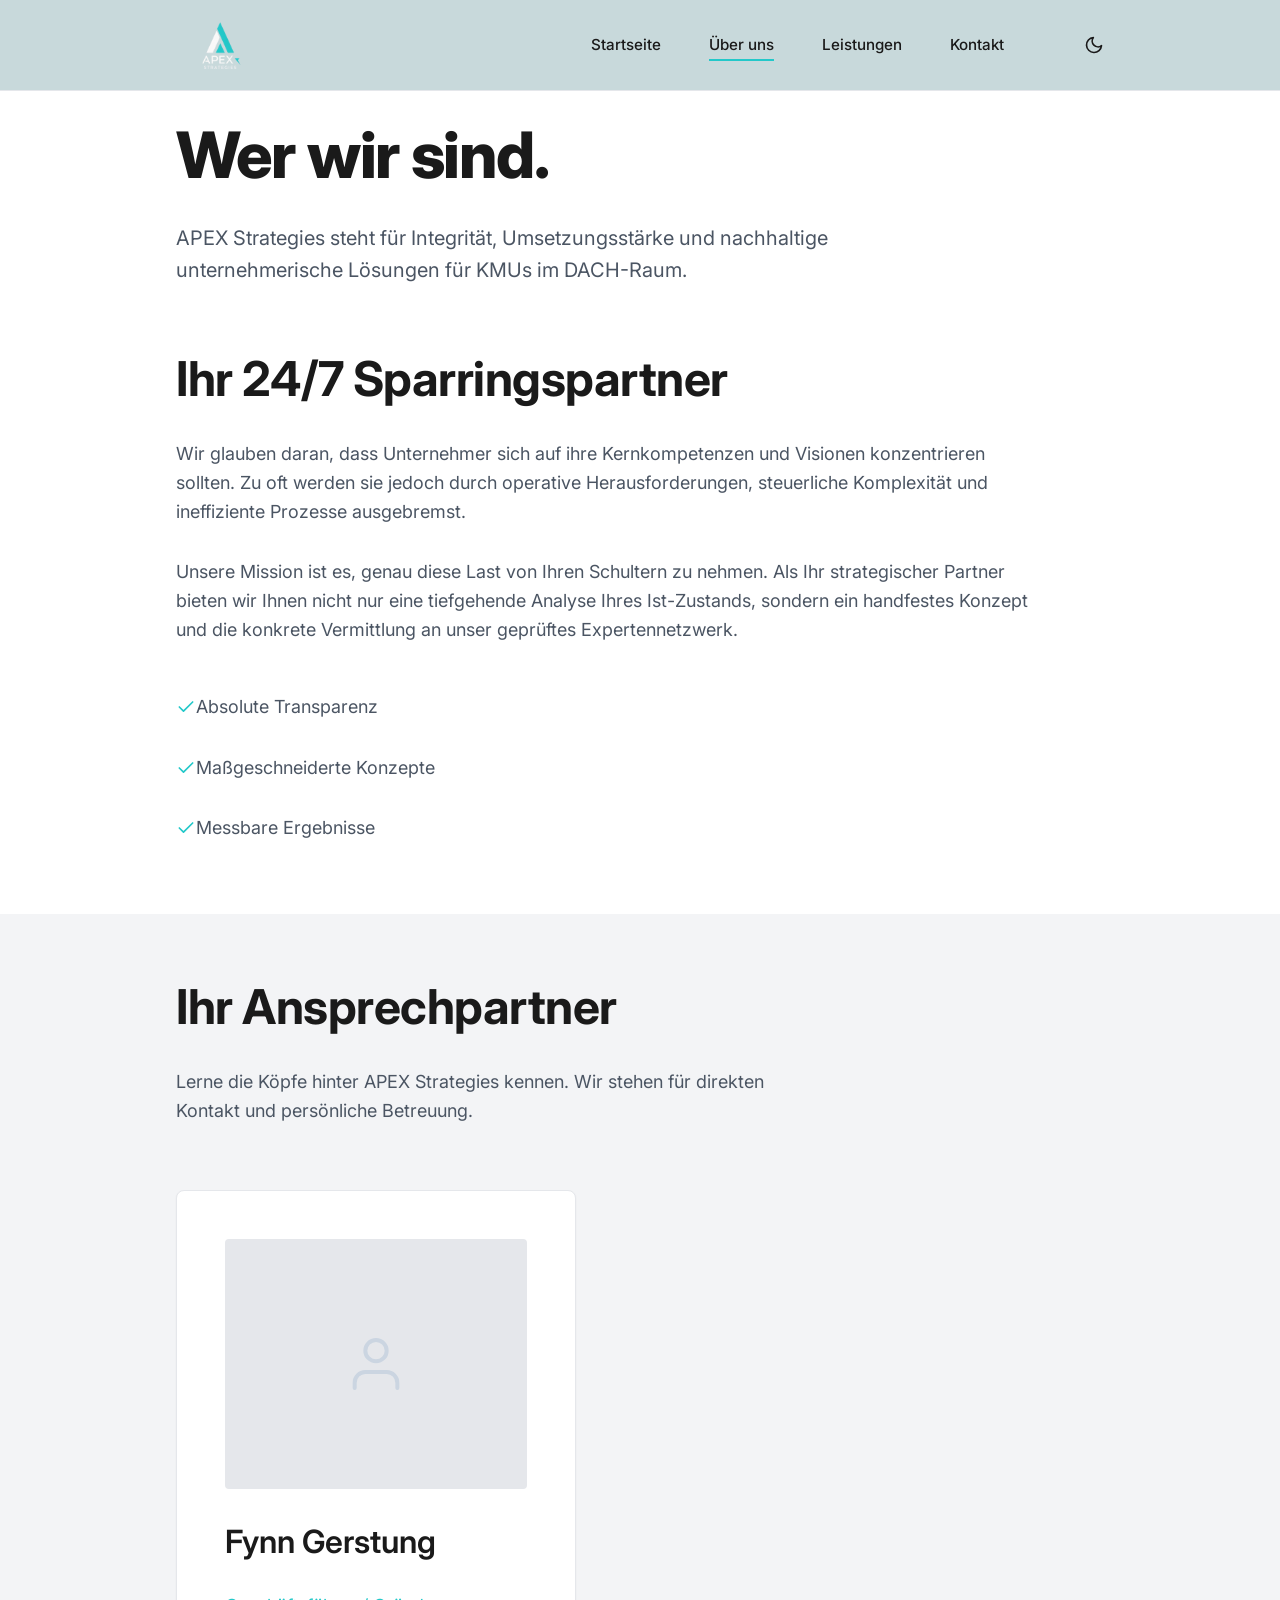
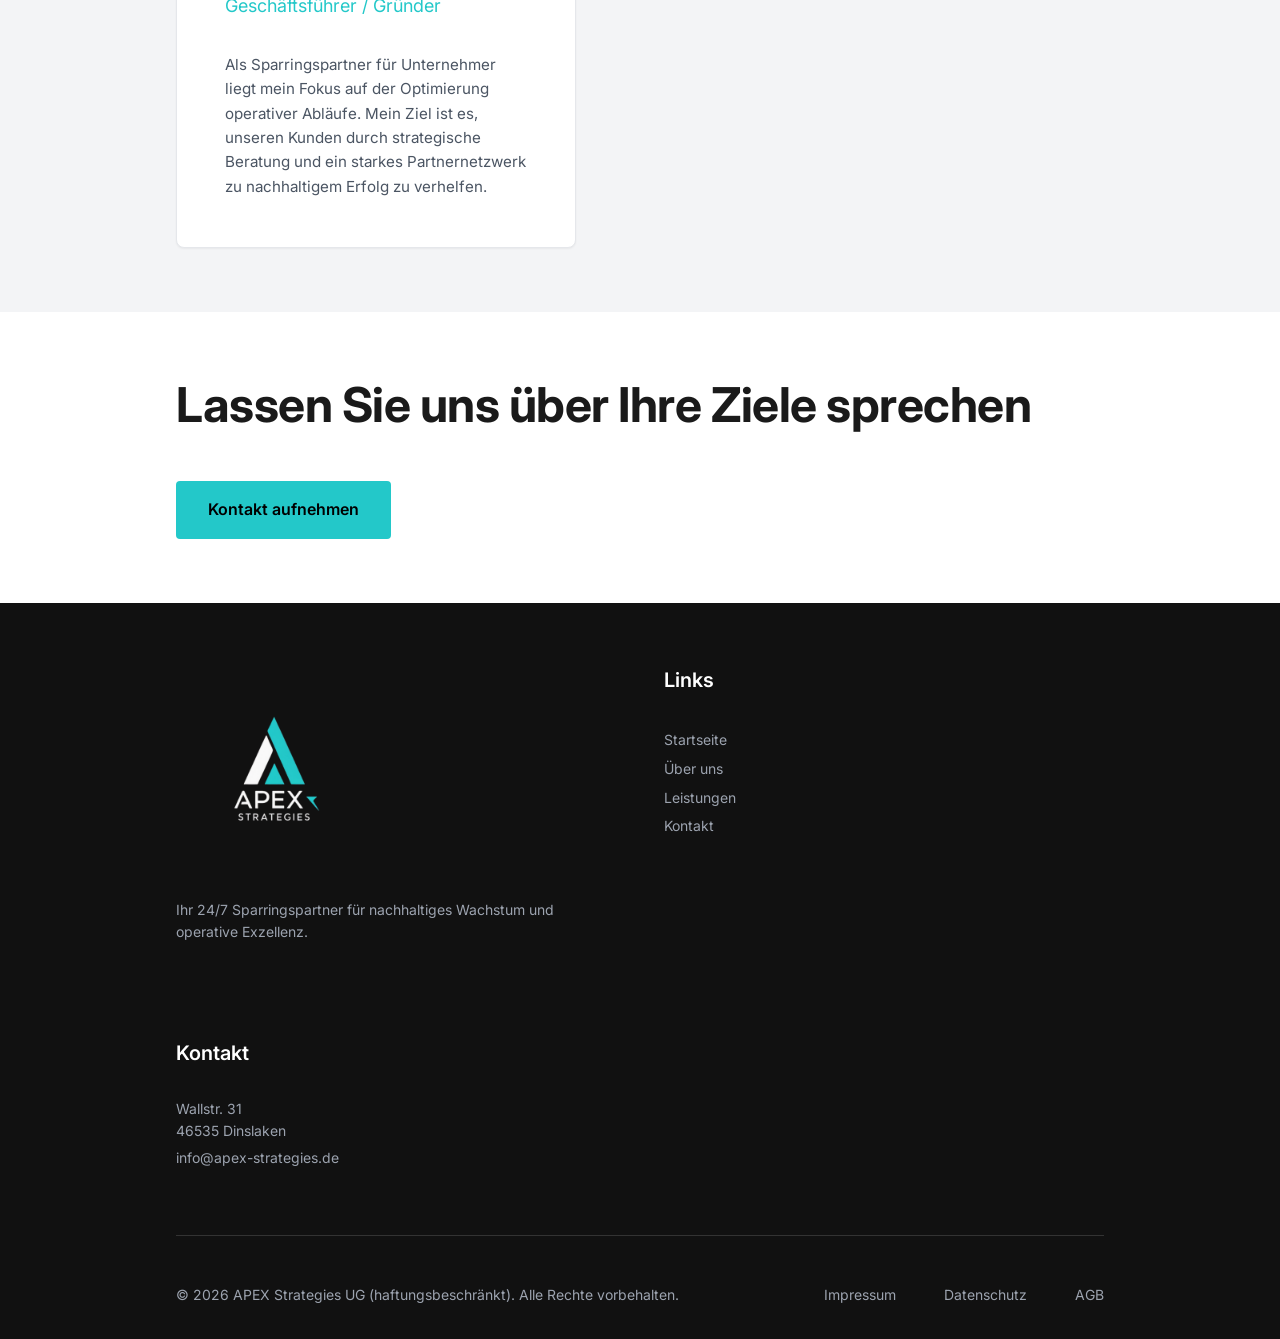
<file: about.html>
<!DOCTYPE html>
<html lang="de">

<head>
    <meta charset="UTF-8">
    <meta name="viewport" content="width=device-width, initial-scale=1.0">
    <title>Über uns - APEX Strategies</title>
    <meta name="description"
        content="Lernen Sie APEX Strategies kennen. Wir sind Ihr 24/7 Sparringspartner für operative Entlastung und unternehmerischen Erfolg.">
    <!-- Theme Script for anti-flicker -->
    <script>
        const storedTheme = localStorage.getItem('apex_theme');
        const prefersDark = window.matchMedia('(prefers-color-scheme: dark)').matches;
        if (storedTheme === 'dark' || (!storedTheme && prefersDark)) {
            document.documentElement.setAttribute('data-theme', 'dark');
        }
    </script>
    <!-- Google Fonts -->
    <link rel="preconnect" href="https://fonts.googleapis.com">
    <link rel="preconnect" href="https://fonts.gstatic.com" crossorigin>
    <link href="https://fonts.googleapis.com/css2?family=Inter:wght@400;500;600;700;800&display=swap" rel="stylesheet">
    <!-- Stylesheet -->
    <link rel="stylesheet" href="css/style.css">
</head>

<body>

    <!-- Header Navigation -->
    <header class="header">
        <div class="container flex justify-between items-center">
            <a href="index.html" class="logo">
                <img src="assets/logo.png" alt="APEX Strategies Logo">
            </a>

            <nav class="nav-links">
                <a href="index.html">Startseite</a>
                <a href="about.html" class="active">Über uns</a>
                <a href="services.html">Leistungen</a>
                <a href="contact.html">Kontakt</a>
                <button class="theme-toggle-btn" aria-label="Dark Mode umschalten">
                    <svg class="sun-icon" xmlns="http://www.w3.org/2000/svg" width="20" height="20" viewBox="0 0 24 24"
                        fill="none" stroke="currentColor" stroke-width="2" stroke-linecap="round"
                        stroke-linejoin="round">
                        <circle cx="12" cy="12" r="5"></circle>
                        <line x1="12" y1="1" x2="12" y2="3"></line>
                        <line x1="12" y1="21" x2="12" y2="23"></line>
                        <line x1="4.22" y1="4.22" x2="5.64" y2="5.64"></line>
                        <line x1="18.36" y1="18.36" x2="19.78" y2="19.78"></line>
                        <line x1="1" y1="12" x2="3" y2="12"></line>
                        <line x1="21" y1="12" x2="23" y2="12"></line>
                        <line x1="4.22" y1="19.78" x2="5.64" y2="18.36"></line>
                        <line x1="18.36" y1="5.64" x2="19.78" y2="4.22"></line>
                    </svg>
                    <svg class="moon-icon" xmlns="http://www.w3.org/2000/svg" width="20" height="20" viewBox="0 0 24 24"
                        fill="none" stroke="currentColor" stroke-width="2" stroke-linecap="round"
                        stroke-linejoin="round">
                        <path d="M21 12.79A9 9 0 1 1 11.21 3 7 7 0 0 0 21 12.79z"></path>
                    </svg>
                </button>
            </nav>

            <button class="mobile-menu-btn" aria-label="Toggle Menu" aria-expanded="false">
                <svg xmlns="http://www.w3.org/2000/svg" width="24" height="24" viewBox="0 0 24 24" fill="none"
                    stroke="currentColor" stroke-width="2" stroke-linecap="round" stroke-linejoin="round">
                    <line x1="3" y1="12" x2="21" y2="12"></line>
                    <line x1="3" y1="6" x2="21" y2="6"></line>
                    <line x1="3" y1="18" x2="21" y2="18"></line>
                </svg>
            </button>
        </div>
    </header>

    <!-- Mobile Navigation Sheet -->
    <div class="mobile-nav">
        <button class="close-menu-btn" aria-label="Close Menu">
            <svg xmlns="http://www.w3.org/2000/svg" width="24" height="24" viewBox="0 0 24 24" fill="none"
                stroke="currentColor" stroke-width="2" stroke-linecap="round" stroke-linejoin="round">
                <line x1="18" y1="6" x2="6" y2="18"></line>
                <line x1="6" y1="6" x2="18" y2="18"></line>
            </svg>
        </button>
        <a href="index.html">Startseite</a>
        <a href="about.html" class="active">Über uns</a>
        <a href="services.html">Leistungen</a>
        <a href="contact.html">Kontakt</a>
        <button class="theme-toggle-btn" aria-label="Dark Mode umschalten" style="margin-top: 1rem;">
            <svg class="sun-icon" xmlns="http://www.w3.org/2000/svg" width="24" height="24" viewBox="0 0 24 24"
                fill="none" stroke="currentColor" stroke-width="2" stroke-linecap="round" stroke-linejoin="round">
                <circle cx="12" cy="12" r="5"></circle>
                <line x1="12" y1="1" x2="12" y2="3"></line>
                <line x1="12" y1="21" x2="12" y2="23"></line>
                <line x1="4.22" y1="4.22" x2="5.64" y2="5.64"></line>
                <line x1="18.36" y1="18.36" x2="19.78" y2="19.78"></line>
                <line x1="1" y1="12" x2="3" y2="12"></line>
                <line x1="21" y1="12" x2="23" y2="12"></line>
                <line x1="4.22" y1="19.78" x2="5.64" y2="18.36"></line>
                <line x1="18.36" y1="5.64" x2="19.78" y2="4.22"></line>
            </svg>
            <svg class="moon-icon" xmlns="http://www.w3.org/2000/svg" width="24" height="24" viewBox="0 0 24 24"
                fill="none" stroke="currentColor" stroke-width="2" stroke-linecap="round" stroke-linejoin="round">
                <path d="M21 12.79A9 9 0 1 1 11.21 3 7 7 0 0 0 21 12.79z"></path>
            </svg>
        </button>
    </div>

    <main>
        <!-- Combined About Header & Mission -->
        <section class="vh-section" style="padding-top: 120px;">
            <div class="container animate-on-scroll">
                <div class="mb-lg">
                    <h1 class="mb-sm">Wer wir sind.</h1>
                    <p class="subtitle" style="max-width: 700px; font-size: 1.25rem;">
                        APEX Strategies steht für Integrität, Umsetzungsstärke und nachhaltige unternehmerische Lösungen
                        für
                        KMUs im DACH-Raum.
                    </p>
                </div>

                <div class="flex flex-col md:flex-row gap-lg items-start">
                    <div class="animate-on-scroll flex-1">
                        <h2 class="mb-sm">Ihr 24/7 Sparringspartner</h2>
                        <p class="mb-sm">
                            Wir glauben daran, dass Unternehmer sich auf ihre Kernkompetenzen und Visionen konzentrieren
                            sollten. Zu oft werden sie jedoch durch operative Herausforderungen, steuerliche Komplexität
                            und
                            ineffiziente Prozesse ausgebremst.
                        </p>
                        <p class="mb-md">
                            Unsere Mission ist es, genau diese Last von Ihren Schultern zu nehmen. Als Ihr strategischer
                            Partner bieten wir Ihnen nicht nur eine tiefgehende Analyse Ihres Ist-Zustands, sondern ein
                            handfestes Konzept und die konkrete Vermittlung an unser geprüftes Expertennetzwerk.
                        </p>
                        <ul class="flex flex-col gap-sm">
                            <li class="flex items-start gap-xs">
                                <svg style="margin-top: 4px;" xmlns="http://www.w3.org/2000/svg" width="20" height="20"
                                    viewBox="0 0 24 24" fill="none" stroke="var(--accent)" stroke-width="2"
                                    stroke-linecap="round" stroke-linejoin="round">
                                    <polyline points="20 6 9 17 4 12"></polyline>
                                </svg>
                                <span>Absolute Transparenz</span>
                            </li>
                            <li class="flex items-start gap-xs">
                                <svg style="margin-top: 4px;" xmlns="http://www.w3.org/2000/svg" width="20" height="20"
                                    viewBox="0 0 24 24" fill="none" stroke="var(--accent)" stroke-width="2"
                                    stroke-linecap="round" stroke-linejoin="round">
                                    <polyline points="20 6 9 17 4 12"></polyline>
                                </svg>
                                <span>Maßgeschneiderte Konzepte</span>
                            </li>
                            <li class="flex items-start gap-xs">
                                <svg style="margin-top: 4px;" xmlns="http://www.w3.org/2000/svg" width="20" height="20"
                                    viewBox="0 0 24 24" fill="none" stroke="var(--accent)" stroke-width="2"
                                    stroke-linecap="round" stroke-linejoin="round">
                                    <polyline points="20 6 9 17 4 12"></polyline>
                                </svg>
                                <span>Messbare Ergebnisse</span>
                            </li>
                        </ul>
                    </div>
                    <div class="animate-on-scroll delay-200 flex-1 w-full relative">
                        <div class="img-placeholder" style="height: 500px; width: 100%;">
                            <!-- Image placeholder -->
                            <div
                                style="position: absolute; top: 50%; left: 50%; transform: translate(-50%, -50%); opacity: 0.3; filter: grayscale(1);">
                                <img src="assets/logo.png" alt="APEX icon" style="height: 80px;">
                            </div>
                        </div>
                    </div>
                </div>
        </section>

        <!-- Team Section -->
        <section class="section section-bg-alt">
            <div class="container animate-on-scroll">
                <h2 class="mb-sm">Ihr Ansprechpartner</h2>
                <p class="subtitle mb-lg" style="max-width: 600px;">
                    Lerne die Köpfe hinter APEX Strategies kennen. Wir stehen für direkten Kontakt und persönliche
                    Betreuung.
                </p>

                <div class="flex">
                    <div class="card" style="max-width: 400px; padding: var(--spacing-md);">
                        <div class="img-placeholder mb-sm"
                            style="height: 250px; border-radius: var(--radius-sm); width: 100%;">
                            <!-- Portrait Placeholder -->
                            <svg style="position: absolute; top: 50%; left: 50%; transform: translate(-50%, -50%); color: #CBD5E1;"
                                xmlns="http://www.w3.org/2000/svg" width="64" height="64" viewBox="0 0 24 24"
                                fill="none" stroke="currentColor" stroke-width="1.5" stroke-linecap="round"
                                stroke-linejoin="round">
                                <path d="M20 21v-2a4 4 0 0 0-4-4H8a4 4 0 0 0-4 4v2"></path>
                                <circle cx="12" cy="7" r="4"></circle>
                            </svg>
                        </div>
                        <h3 class="mb-xs">Fynn Gerstung</h3>
                        <p class="text-accent mb-sm font-semibold">Geschäftsführer / Gründer</p>
                        <p style="font-size: 0.95rem;">
                            Als Sparringspartner für Unternehmer liegt mein Fokus auf der Optimierung operativer
                            Abläufe. Mein Ziel ist es, unseren Kunden durch strategische Beratung und ein starkes
                            Partnernetzwerk zu nachhaltigem Erfolg zu verhelfen.
                        </p>
                    </div>
                </div>
            </div>
        </section>

        <!-- CTA -->
        <section class="section text-center">
            <div class="container animate-on-scroll">
                <h2 class="mb-sm">Lassen Sie uns über Ihre Ziele sprechen</h2>
                <a href="contact.html" class="btn btn-primary" style="margin-top: 1rem;">Kontakt aufnehmen</a>
            </div>
        </section>
    </main>

    <!-- Footer -->
    <footer class="footer">
        <div class="container">
            <div class="grid grid-cols-1 md:grid-cols-3">
                <div class="mb-md">
                    <a href="index.html" class="footer-logo d-block">
                        <img src="assets/logo.png" alt="APEX Strategies Logo">
                    </a>
                    <p>Ihr 24/7 Sparringspartner für nachhaltiges Wachstum und operative Exzellenz.</p>
                </div>
                <div>
                    <h3 class="mb-sm" style="color: #fff; font-size: 1.25rem;">Links</h3>
                    <ul class="flex flex-col gap-xs">
                        <li><a href="index.html">Startseite</a></li>
                        <li><a href="about.html">Über uns</a></li>
                        <li><a href="services.html">Leistungen</a></li>
                        <li><a href="contact.html">Kontakt</a></li>
                    </ul>
                </div>
                <div>
                    <h3 class="mb-sm" style="color: #fff; font-size: 1.25rem;">Kontakt</h3>
                    <ul class="flex flex-col gap-xs">
                        <li>
                            <p>Wallstr. 31</p>
                        </li>
                        <li>
                            <p>46535 Dinslaken</p>
                        </li>
                        <li><a href="mailto:info@apex-strategies.de">info@apex-strategies.de</a></li>
                    </ul>
                </div>
            </div>

            <div class="footer-bottom">
                <p>&copy; 2026 APEX Strategies UG (haftungsbeschränkt). Alle Rechte vorbehalten.</p>
                <div class="flex gap-md">
                    <a href="#">Impressum</a>
                    <a href="#">Datenschutz</a>
                    <a href="#">AGB</a>
                </div>
            </div>
        </div>
    </footer>

    <script src="js/main.js"></script>
</body>

</html>
</file>
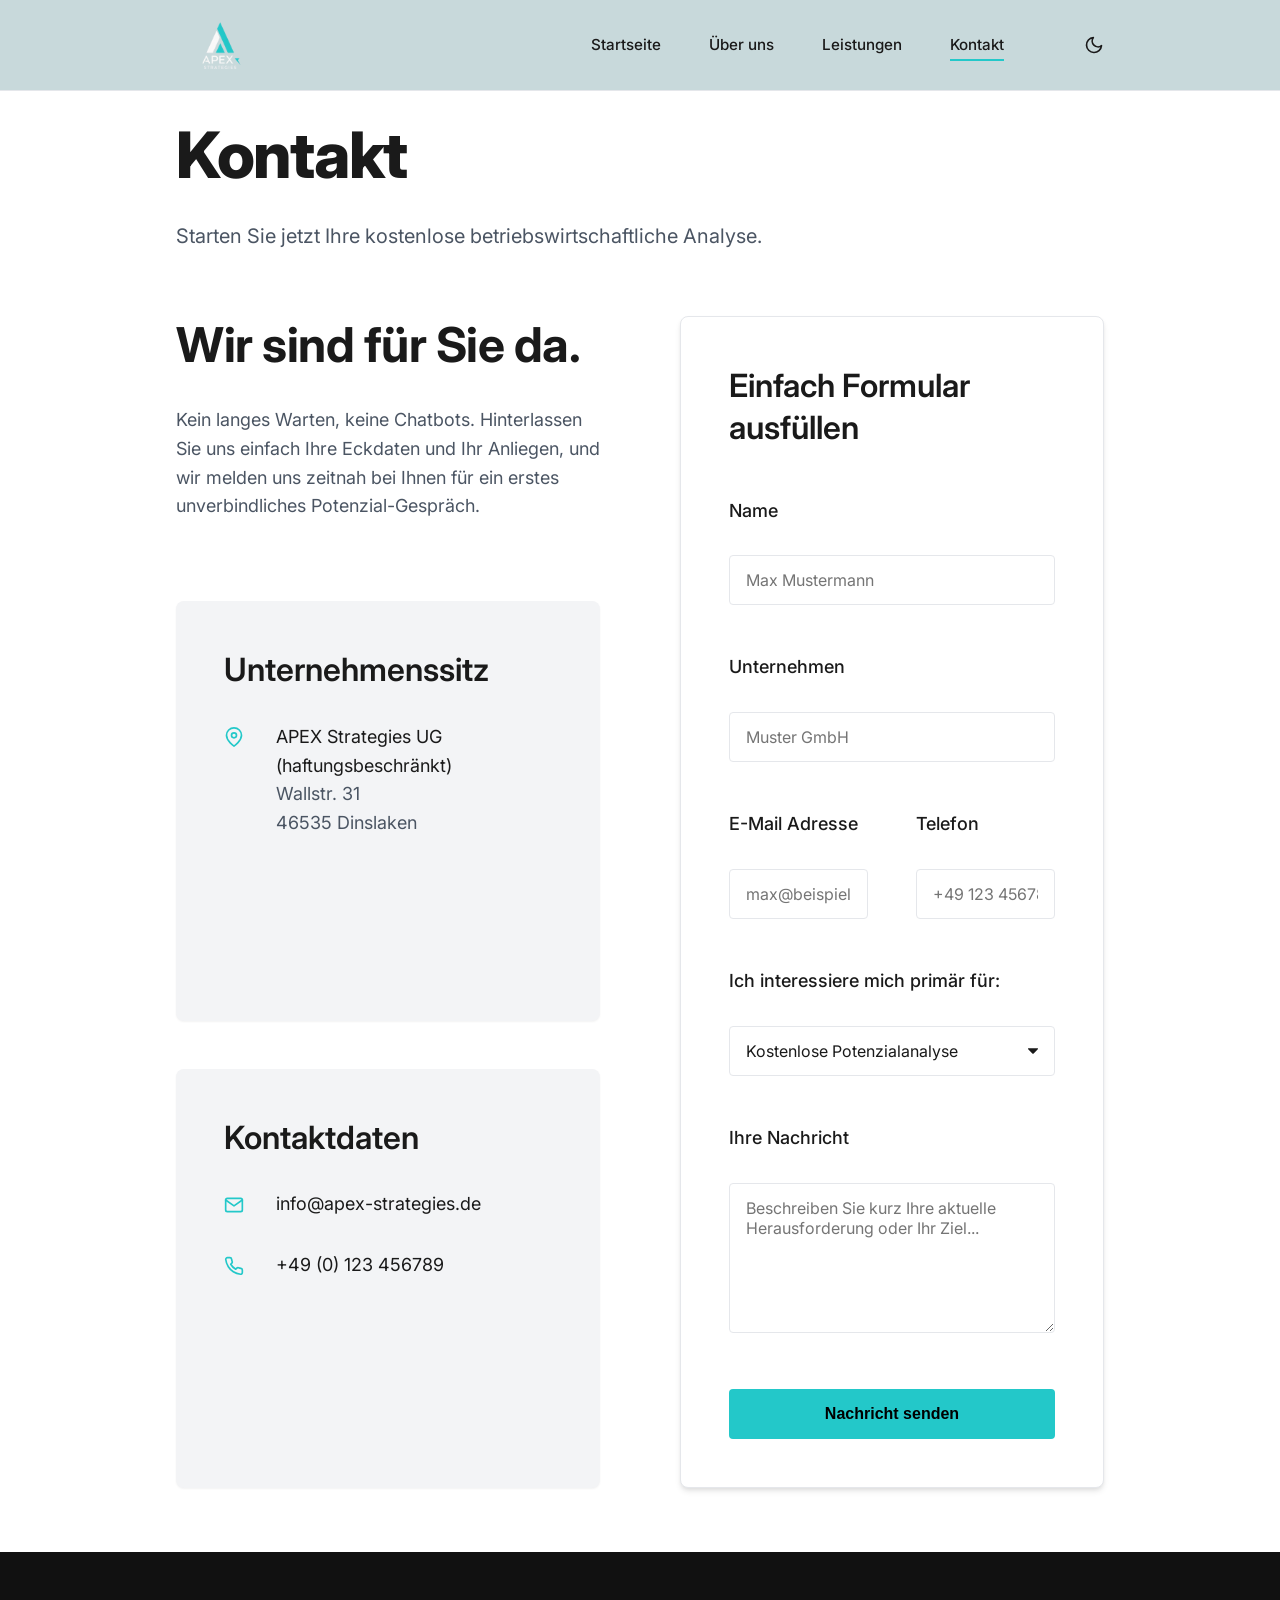
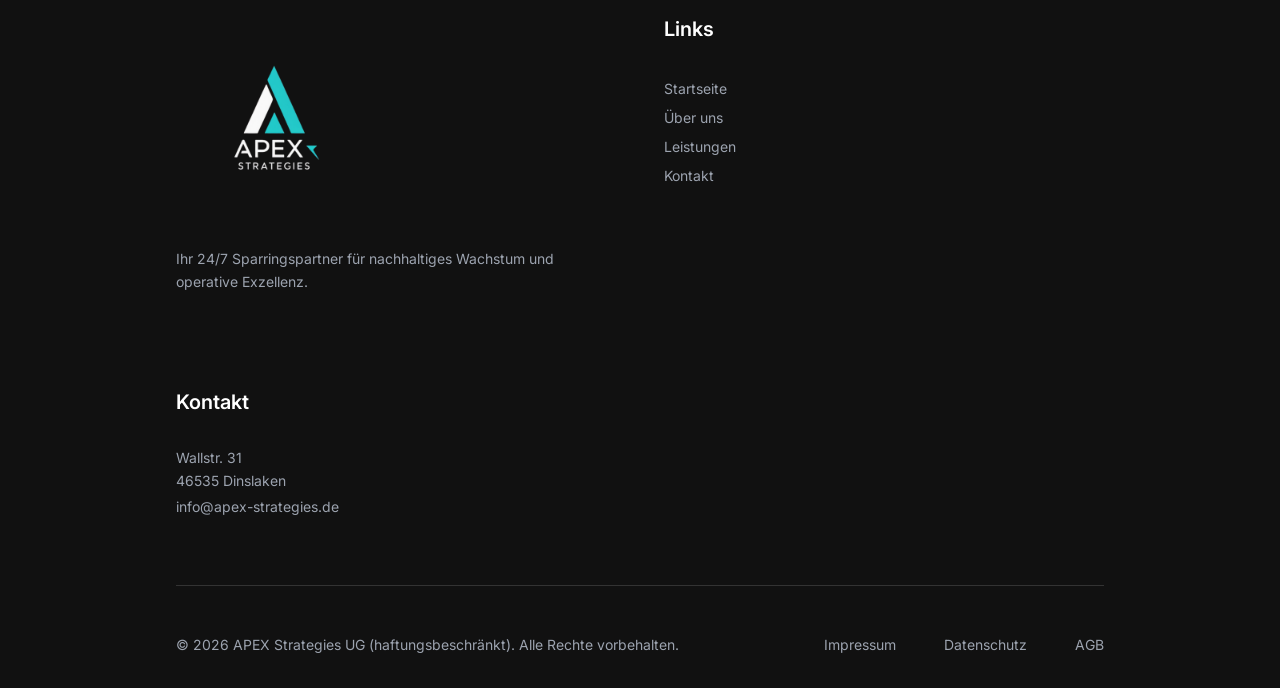
<file: contact.html>
<!DOCTYPE html>
<html lang="de">

<head>
    <meta charset="UTF-8">
    <meta name="viewport" content="width=device-width, initial-scale=1.0">
    <title>Kontakt - APEX Strategies</title>
    <meta name="description"
        content="Nehmen Sie Kontakt mit APEX Strategies auf. Starten Sie Ihre kostenlose Analyse und Optimierung Ihres Unternehmens.">
    <!-- Theme Script for anti-flicker -->
    <script>
        const storedTheme = localStorage.getItem('apex_theme');
        const prefersDark = window.matchMedia('(prefers-color-scheme: dark)').matches;
        if (storedTheme === 'dark' || (!storedTheme && prefersDark)) {
            document.documentElement.setAttribute('data-theme', 'dark');
        }
    </script>
    <!-- Google Fonts -->
    <link rel="preconnect" href="https://fonts.googleapis.com">
    <link rel="preconnect" href="https://fonts.gstatic.com" crossorigin>
    <link href="https://fonts.googleapis.com/css2?family=Inter:wght@400;500;600;700;800&display=swap" rel="stylesheet">
    <!-- Stylesheet -->
    <link rel="stylesheet" href="css/style.css">
</head>

<body>

    <!-- Header Navigation -->
    <header class="header">
        <div class="container flex justify-between items-center">
            <a href="index.html" class="logo">
                <img src="assets/logo.png" alt="APEX Strategies Logo">
            </a>

            <nav class="nav-links">
                <a href="index.html">Startseite</a>
                <a href="about.html">Über uns</a>
                <a href="services.html">Leistungen</a>
                <a href="contact.html" class="active">Kontakt</a>
                <button class="theme-toggle-btn" aria-label="Dark Mode umschalten">
                    <svg class="sun-icon" xmlns="http://www.w3.org/2000/svg" width="20" height="20" viewBox="0 0 24 24"
                        fill="none" stroke="currentColor" stroke-width="2" stroke-linecap="round"
                        stroke-linejoin="round">
                        <circle cx="12" cy="12" r="5"></circle>
                        <line x1="12" y1="1" x2="12" y2="3"></line>
                        <line x1="12" y1="21" x2="12" y2="23"></line>
                        <line x1="4.22" y1="4.22" x2="5.64" y2="5.64"></line>
                        <line x1="18.36" y1="18.36" x2="19.78" y2="19.78"></line>
                        <line x1="1" y1="12" x2="3" y2="12"></line>
                        <line x1="21" y1="12" x2="23" y2="12"></line>
                        <line x1="4.22" y1="19.78" x2="5.64" y2="18.36"></line>
                        <line x1="18.36" y1="5.64" x2="19.78" y2="4.22"></line>
                    </svg>
                    <svg class="moon-icon" xmlns="http://www.w3.org/2000/svg" width="20" height="20" viewBox="0 0 24 24"
                        fill="none" stroke="currentColor" stroke-width="2" stroke-linecap="round"
                        stroke-linejoin="round">
                        <path d="M21 12.79A9 9 0 1 1 11.21 3 7 7 0 0 0 21 12.79z"></path>
                    </svg>
                </button>
            </nav>

            <button class="mobile-menu-btn" aria-label="Toggle Menu" aria-expanded="false">
                <svg xmlns="http://www.w3.org/2000/svg" width="24" height="24" viewBox="0 0 24 24" fill="none"
                    stroke="currentColor" stroke-width="2" stroke-linecap="round" stroke-linejoin="round">
                    <line x1="3" y1="12" x2="21" y2="12"></line>
                    <line x1="3" y1="6" x2="21" y2="6"></line>
                    <line x1="3" y1="18" x2="21" y2="18"></line>
                </svg>
            </button>
        </div>
    </header>

    <!-- Mobile Navigation Sheet -->
    <div class="mobile-nav">
        <button class="close-menu-btn" aria-label="Close Menu">
            <svg xmlns="http://www.w3.org/2000/svg" width="24" height="24" viewBox="0 0 24 24" fill="none"
                stroke="currentColor" stroke-width="2" stroke-linecap="round" stroke-linejoin="round">
                <line x1="18" y1="6" x2="6" y2="18"></line>
                <line x1="6" y1="6" x2="18" y2="18"></line>
            </svg>
        </button>
        <a href="index.html">Startseite</a>
        <a href="about.html">Über uns</a>
        <a href="services.html">Leistungen</a>
        <a href="contact.html" class="active">Kontakt</a>
        <button class="theme-toggle-btn" aria-label="Dark Mode umschalten" style="margin-top: 1rem;">
            <svg class="sun-icon" xmlns="http://www.w3.org/2000/svg" width="24" height="24" viewBox="0 0 24 24"
                fill="none" stroke="currentColor" stroke-width="2" stroke-linecap="round" stroke-linejoin="round">
                <circle cx="12" cy="12" r="5"></circle>
                <line x1="12" y1="1" x2="12" y2="3"></line>
                <line x1="12" y1="21" x2="12" y2="23"></line>
                <line x1="4.22" y1="4.22" x2="5.64" y2="5.64"></line>
                <line x1="18.36" y1="18.36" x2="19.78" y2="19.78"></line>
                <line x1="1" y1="12" x2="3" y2="12"></line>
                <line x1="21" y1="12" x2="23" y2="12"></line>
                <line x1="4.22" y1="19.78" x2="5.64" y2="18.36"></line>
                <line x1="18.36" y1="5.64" x2="19.78" y2="4.22"></line>
            </svg>
            <svg class="moon-icon" xmlns="http://www.w3.org/2000/svg" width="24" height="24" viewBox="0 0 24 24"
                fill="none" stroke="currentColor" stroke-width="2" stroke-linecap="round" stroke-linejoin="round">
                <path d="M21 12.79A9 9 0 1 1 11.21 3 7 7 0 0 0 21 12.79z"></path>
            </svg>
        </button>
    </div>

    <main>
        <!-- Contact Section -->
        <section class="vh-section" style="padding-top: 120px;">
            <div class="container animate-on-scroll">
                <div class="mb-lg">
                    <h1 class="mb-xs">Kontakt</h1>
                    <p class="subtitle" style="font-size: 1.25rem;">Starten Sie jetzt Ihre kostenlose
                        betriebswirtschaftliche Analyse.</p>
                </div>

                <div class="grid grid-cols-1 md:grid-cols-2 gap-lg" style="gap: var(--spacing-xl);">

                    <!-- Left Side: Info -->
                    <div class="flex flex-col gap-md">
                        <div>
                            <h2 class="mb-sm">Wir sind für Sie da.</h2>
                            <p class="mb-sm">
                                Kein langes Warten, keine Chatbots. Hinterlassen Sie uns einfach Ihre Eckdaten und Ihr
                                Anliegen, und wir melden uns zeitnah bei Ihnen für ein erstes unverbindliches
                                Potenzial-Gespräch.
                            </p>
                        </div>

                        <div class="card" style="background-color: var(--bg-secondary); border: none;">
                            <h3 class="mb-sm">Unternehmenssitz</h3>
                            <div class="flex items-start gap-sm mb-xs">
                                <svg style="margin-top: 4px; flex-shrink: 0;" xmlns="http://www.w3.org/2000/svg"
                                    width="20" height="20" viewBox="0 0 24 24" fill="none" stroke="var(--accent)"
                                    stroke-width="2" stroke-linecap="round" stroke-linejoin="round">
                                    <path d="M21 10c0 7-9 13-9 13s-9-6-9-13a9 9 0 0 1 18 0z"></path>
                                    <circle cx="12" cy="10" r="3"></circle>
                                </svg>
                                <div>
                                    <p class="font-medium" style="color: var(--text-primary);">APEX Strategies UG
                                        (haftungsbeschränkt)</p>
                                    <p>Wallstr. 31</p>
                                    <p>46535 Dinslaken</p>
                                </div>
                            </div>
                        </div>

                        <div class="card" style="background-color: var(--bg-secondary); border: none;">
                            <h3 class="mb-sm">Kontaktdaten</h3>
                            <div class="flex flex-col gap-sm">
                                <a href="mailto:fgerstung@contaxion.de" class="flex items-center gap-sm"
                                    style="color: var(--text-primary);">
                                    <svg xmlns="http://www.w3.org/2000/svg" width="20" height="20" viewBox="0 0 24 24"
                                        fill="none" stroke="var(--accent)" stroke-width="2" stroke-linecap="round"
                                        stroke-linejoin="round">
                                        <path
                                            d="M4 4h16c1.1 0 2 .9 2 2v12c0 1.1-.9 2-2 2H4c-1.1 0-2-.9-2-2V6c0-1.1.9-2 2-2z">
                                        </path>
                                        <polyline points="22,6 12,13 2,6"></polyline>
                                    </svg>
                                    <span class="hover:text-accent transition-colors">info@apex-strategies.de</span>
                                </a>
                                <a href="tel:+490000000000" class="flex items-center gap-sm"
                                    style="color: var(--text-primary);">
                                    <svg xmlns="http://www.w3.org/2000/svg" width="20" height="20" viewBox="0 0 24 24"
                                        fill="none" stroke="var(--accent)" stroke-width="2" stroke-linecap="round"
                                        stroke-linejoin="round">
                                        <path
                                            d="M22 16.92v3a2 2 0 0 1-2.18 2 19.79 19.79 0 0 1-8.63-3.07 19.5 19.5 0 0 1-6-6 19.79 19.79 0 0 1-3.07-8.67A2 2 0 0 1 4.11 2h3a2 2 0 0 1 2 1.72 12.84 12.84 0 0 0 .7 2.81 2 2 0 0 1-.45 2.11L8.09 9.91a16 16 0 0 0 6 6l1.27-1.27a2 2 0 0 1 2.11-.45 12.84 12.84 0 0 0 2.81.7A2 2 0 0 1 22 16.92z">
                                        </path>
                                    </svg>
                                    <span class="hover:text-accent transition-colors">+49 (0) 123 456789</span>
                                </a>
                            </div>
                        </div>
                    </div>

                    <!-- Right Side: Form -->
                    <div class="card" style="box-shadow: var(--shadow-md);">
                        <h3 class="mb-md">Einfach Formular ausfüllen</h3>
                        <form action="#" method="POST"
                            onsubmit="event.preventDefault(); alert('Vielen Dank für Ihre Nachricht. Wir werden uns in Kürze bei Ihnen melden.');">
                            <div class="form-group">
                                <label for="name" class="form-label">Name</label>
                                <input type="text" id="name" name="name" class="form-control"
                                    placeholder="Max Mustermann" required>
                            </div>

                            <div class="form-group">
                                <label for="company" class="form-label">Unternehmen</label>
                                <input type="text" id="company" name="company" class="form-control"
                                    placeholder="Muster GmbH">
                            </div>

                            <div class="grid grid-cols-1 md:grid-cols-2 gap-sm"
                                style="margin-bottom: var(--spacing-md);">
                                <div class="form-group" style="margin-bottom: 0;">
                                    <label for="email" class="form-label">E-Mail Adresse</label>
                                    <input type="email" id="email" name="email" class="form-control"
                                        placeholder="max@beispiel.de" required>
                                </div>
                                <div class="form-group" style="margin-bottom: 0;">
                                    <label for="phone" class="form-label">Telefon</label>
                                    <input type="tel" id="phone" name="phone" class="form-control"
                                        placeholder="+49 123 456789">
                                </div>
                            </div>

                            <div class="form-group">
                                <label for="need" class="form-label">Ich interessiere mich primär für:</label>
                                <!-- Custom styling applied to select matches form-control -->
                                <select id="need" name="need" class="form-control"
                                    style="appearance: none; background-image: url('data:image/svg+xml;charset=US-ASCII,%3Csvg%20xmlns%3D%22http%3A%2F%2Fwww.w3.org%2F2000%2Fsvg%22%20width%3D%22292.4%22%20height%3D%22292.4%22%3E%3Cpath%20fill%3D%22%231A1A1A%22%20d%3D%22M287%2069.4a17.6%2017.6%200%200%200-13-5.4H18.4c-5%200-9.3%201.8-12.9%205.4A17.6%2017.6%200%200%200%200%2082.2c0%205%201.8%209.3%205.4%2012.9l128%20127.9c3.6%203.6%207.8%205.4%2012.8%205.4s9.2-1.8%2012.8-5.4L287%2095c3.5-3.5%205.4-7.8%205.4-12.8%200-5-1.9-9.2-5.5-12.8z%22%2F%3E%3C%2Fsvg%3E'); background-repeat: no-repeat; background-position: right 1rem top 50%; background-size: 0.65rem auto;">
                                    <option value="analyse">Kostenlose Potenzialanalyse</option>
                                    <option value="finanzen">Finanzierung &amp; Investment</option>
                                    <option value="steuern">Steuern &amp; Vermögensschutz</option>
                                    <option value="marketing">Marketing &amp; Vertrieb</option>
                                    <option value="it">IT-Services</option>
                                    <option value="immobilien">Bau &amp; Immobilien</option>
                                    <option value="controlling">Premium Controlling (CFO Service)</option>
                                    <option value="sonstiges">Sonstiges</option>
                                </select>
                            </div>

                            <div class="form-group">
                                <label for="message" class="form-label">Ihre Nachricht</label>
                                <textarea id="message" name="message" class="form-control"
                                    placeholder="Beschreiben Sie kurz Ihre aktuelle Herausforderung oder Ihr Ziel..."></textarea>
                            </div>

                            <button type="submit" class="btn btn-primary" style="width: 100%;">Nachricht senden</button>
                        </form>
                    </div>

                </div>
            </div>
        </section>
    </main>

    <!-- Footer -->
    <footer class="footer">
        <div class="container">
            <div class="grid grid-cols-1 md:grid-cols-3">
                <div class="mb-md">
                    <a href="index.html" class="footer-logo d-block">
                        <img src="assets/logo.png" alt="APEX Strategies Logo">
                    </a>
                    <p>Ihr 24/7 Sparringspartner für nachhaltiges Wachstum und operative Exzellenz.</p>
                </div>
                <div>
                    <h3 class="mb-sm" style="color: #fff; font-size: 1.25rem;">Links</h3>
                    <ul class="flex flex-col gap-xs">
                        <li><a href="index.html">Startseite</a></li>
                        <li><a href="about.html">Über uns</a></li>
                        <li><a href="services.html">Leistungen</a></li>
                        <li><a href="contact.html">Kontakt</a></li>
                    </ul>
                </div>
                <div>
                    <h3 class="mb-sm" style="color: #fff; font-size: 1.25rem;">Kontakt</h3>
                    <ul class="flex flex-col gap-xs">
                        <li>
                            <p>Wallstr. 31</p>
                        </li>
                        <li>
                            <p>46535 Dinslaken</p>
                        </li>
                        <li><a href="mailto:info@apex-strategies.de">info@apex-strategies.de</a></li>
                    </ul>
                </div>
            </div>

            <div class="footer-bottom">
                <p>&copy; 2026 APEX Strategies UG (haftungsbeschränkt). Alle Rechte vorbehalten.</p>
                <div class="flex gap-md">
                    <a href="#">Impressum</a>
                    <a href="#">Datenschutz</a>
                    <a href="#">AGB</a>
                </div>
            </div>
        </div>
    </footer>

    <script src="js/main.js"></script>
</body>

</html>
</file>
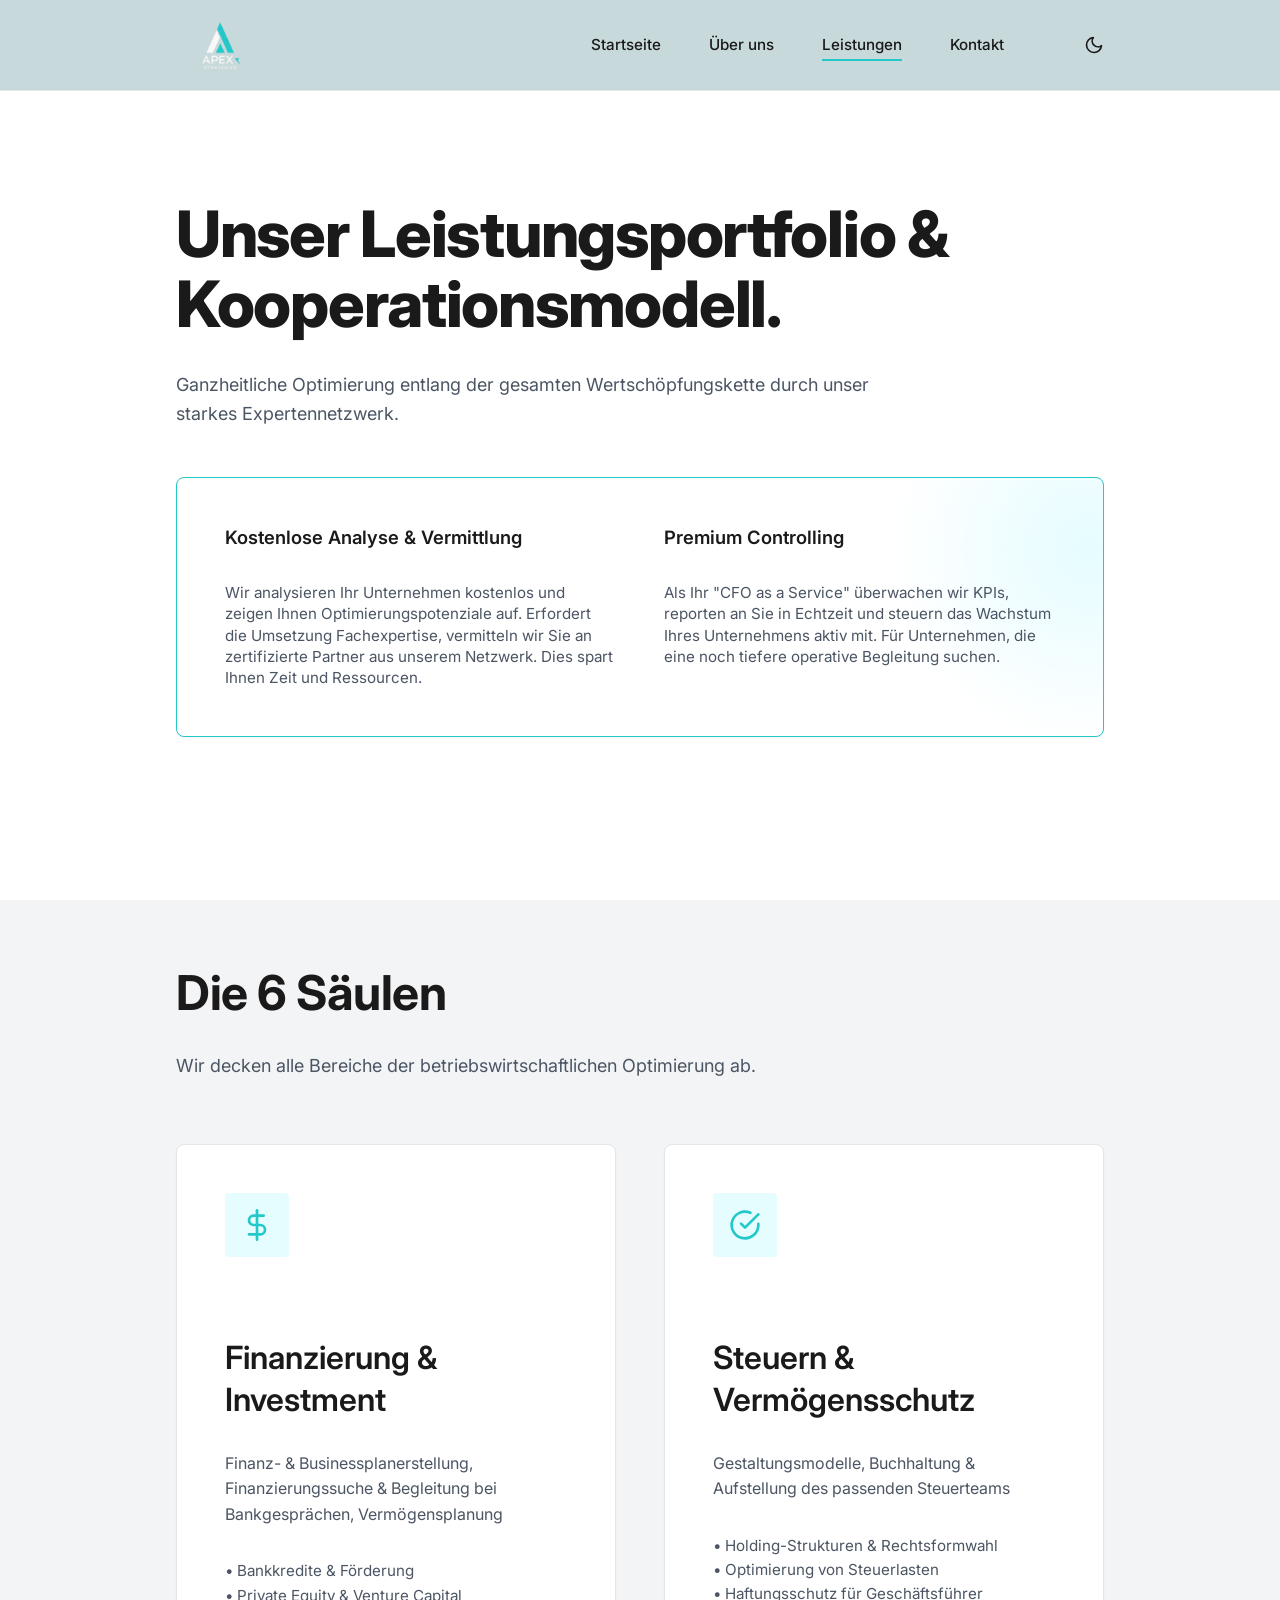
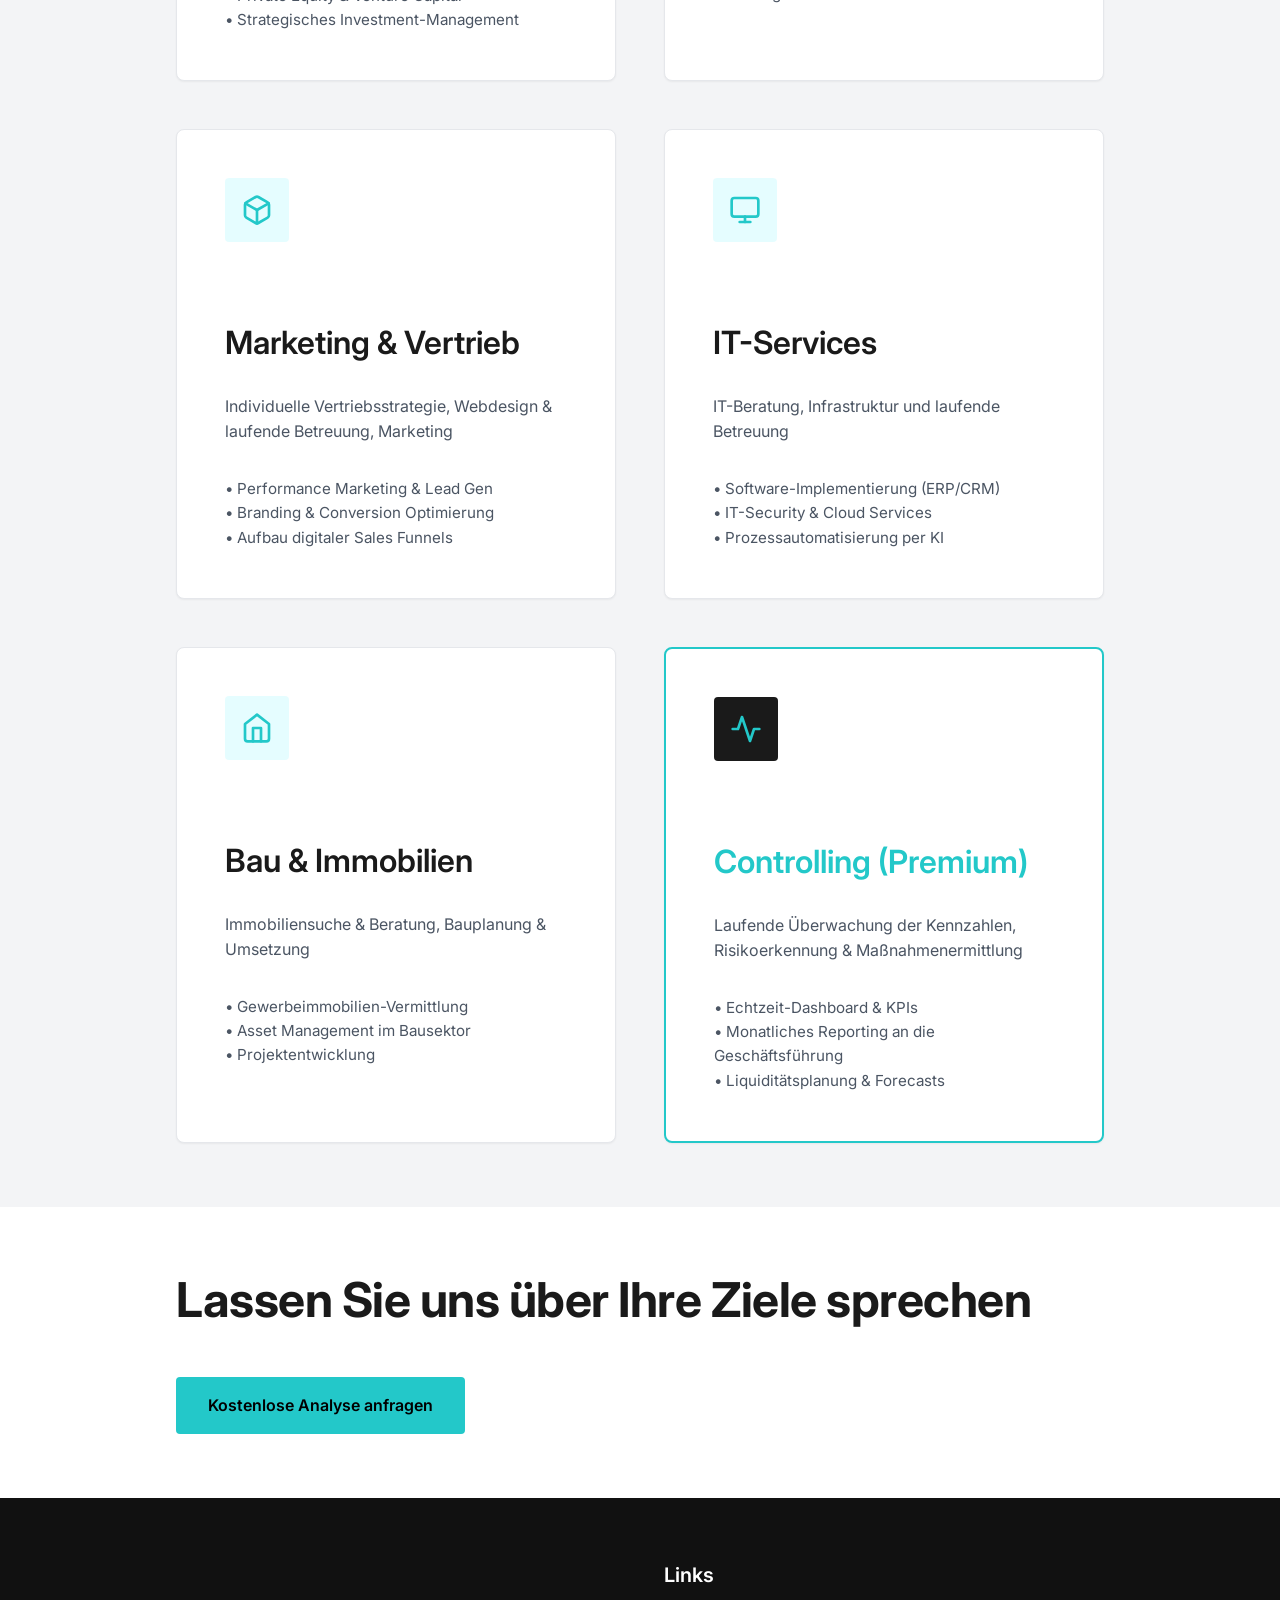
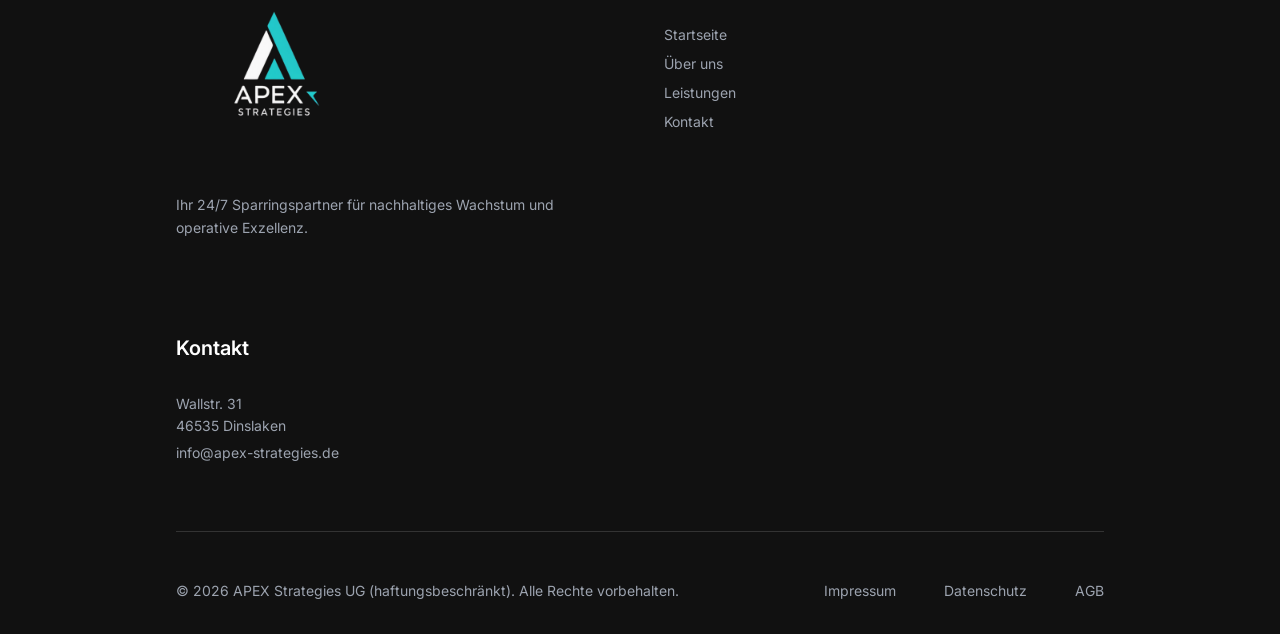
<file: services.html>
<!DOCTYPE html>
<html lang="de">

<head>
    <meta charset="UTF-8">
    <meta name="viewport" content="width=device-width, initial-scale=1.0">
    <title>Leistungen - APEX Strategies</title>
    <meta name="description"
        content="Unsere 6 Säulen der betriebswirtschaftlichen Optimierung: Finanzierung, Steuern, Marketing, IT, Immobilien und Premium Controlling.">
    <!-- Theme Script for anti-flicker -->
    <script>
        const storedTheme = localStorage.getItem('apex_theme');
        const prefersDark = window.matchMedia('(prefers-color-scheme: dark)').matches;
        if (storedTheme === 'dark' || (!storedTheme && prefersDark)) {
            document.documentElement.setAttribute('data-theme', 'dark');
        }
    </script>
    <!-- Google Fonts -->
    <link rel="preconnect" href="https://fonts.googleapis.com">
    <link rel="preconnect" href="https://fonts.gstatic.com" crossorigin>
    <link href="https://fonts.googleapis.com/css2?family=Inter:wght@400;500;600;700;800&display=swap" rel="stylesheet">
    <!-- Stylesheet -->
    <link rel="stylesheet" href="css/style.css">
</head>

<body>

    <!-- Header Navigation -->
    <header class="header">
        <div class="container flex justify-between items-center">
            <a href="index.html" class="logo">
                <img src="assets/logo.png" alt="APEX Strategies Logo">
            </a>

            <nav class="nav-links">
                <a href="index.html">Startseite</a>
                <a href="about.html">Über uns</a>
                <a href="services.html" class="active">Leistungen</a>
                <a href="contact.html">Kontakt</a>
                <button class="theme-toggle-btn" aria-label="Dark Mode umschalten">
                    <svg class="sun-icon" xmlns="http://www.w3.org/2000/svg" width="20" height="20" viewBox="0 0 24 24"
                        fill="none" stroke="currentColor" stroke-width="2" stroke-linecap="round"
                        stroke-linejoin="round">
                        <circle cx="12" cy="12" r="5"></circle>
                        <line x1="12" y1="1" x2="12" y2="3"></line>
                        <line x1="12" y1="21" x2="12" y2="23"></line>
                        <line x1="4.22" y1="4.22" x2="5.64" y2="5.64"></line>
                        <line x1="18.36" y1="18.36" x2="19.78" y2="19.78"></line>
                        <line x1="1" y1="12" x2="3" y2="12"></line>
                        <line x1="21" y1="12" x2="23" y2="12"></line>
                        <line x1="4.22" y1="19.78" x2="5.64" y2="18.36"></line>
                        <line x1="18.36" y1="5.64" x2="19.78" y2="4.22"></line>
                    </svg>
                    <svg class="moon-icon" xmlns="http://www.w3.org/2000/svg" width="20" height="20" viewBox="0 0 24 24"
                        fill="none" stroke="currentColor" stroke-width="2" stroke-linecap="round"
                        stroke-linejoin="round">
                        <path d="M21 12.79A9 9 0 1 1 11.21 3 7 7 0 0 0 21 12.79z"></path>
                    </svg>
                </button>
            </nav>

            <button class="mobile-menu-btn" aria-label="Toggle Menu" aria-expanded="false">
                <svg xmlns="http://www.w3.org/2000/svg" width="24" height="24" viewBox="0 0 24 24" fill="none"
                    stroke="currentColor" stroke-width="2" stroke-linecap="round" stroke-linejoin="round">
                    <line x1="3" y1="12" x2="21" y2="12"></line>
                    <line x1="3" y1="6" x2="21" y2="6"></line>
                    <line x1="3" y1="18" x2="21" y2="18"></line>
                </svg>
            </button>
        </div>
    </header>

    <!-- Mobile Navigation Sheet -->
    <div class="mobile-nav">
        <button class="close-menu-btn" aria-label="Close Menu">
            <svg xmlns="http://www.w3.org/2000/svg" width="24" height="24" viewBox="0 0 24 24" fill="none"
                stroke="currentColor" stroke-width="2" stroke-linecap="round" stroke-linejoin="round">
                <line x1="18" y1="6" x2="6" y2="18"></line>
                <line x1="6" y1="6" x2="18" y2="18"></line>
            </svg>
        </button>
        <a href="index.html">Startseite</a>
        <a href="about.html">Über uns</a>
        <a href="services.html" class="active">Leistungen</a>
        <a href="contact.html">Kontakt</a>
        <button class="theme-toggle-btn" aria-label="Dark Mode umschalten" style="margin-top: 1rem;">
            <svg class="sun-icon" xmlns="http://www.w3.org/2000/svg" width="24" height="24" viewBox="0 0 24 24"
                fill="none" stroke="currentColor" stroke-width="2" stroke-linecap="round" stroke-linejoin="round">
                <circle cx="12" cy="12" r="5"></circle>
                <line x1="12" y1="1" x2="12" y2="3"></line>
                <line x1="12" y1="21" x2="12" y2="23"></line>
                <line x1="4.22" y1="4.22" x2="5.64" y2="5.64"></line>
                <line x1="18.36" y1="18.36" x2="19.78" y2="19.78"></line>
                <line x1="1" y1="12" x2="3" y2="12"></line>
                <line x1="21" y1="12" x2="23" y2="12"></line>
                <line x1="4.22" y1="19.78" x2="5.64" y2="18.36"></line>
                <line x1="18.36" y1="5.64" x2="19.78" y2="4.22"></line>
            </svg>
            <svg class="moon-icon" xmlns="http://www.w3.org/2000/svg" width="24" height="24" viewBox="0 0 24 24"
                fill="none" stroke="currentColor" stroke-width="2" stroke-linecap="round" stroke-linejoin="round">
                <path d="M21 12.79A9 9 0 1 1 11.21 3 7 7 0 0 0 21 12.79z"></path>
            </svg>
        </button>
    </div>

    <main>
        <!-- Combined Page Header & Kooperationsmodell -->
        <section class="vh-section" style="padding-top: 100px;">
            <div class="container flex flex-col items-start">
                <div class="animate-on-scroll mb-md">
                    <h1 class="mb-sm">Unser Leistungsportfolio & Kooperationsmodell.</h1>
                    <p class="subtitle" style="max-width: 700px; font-size: 1.125rem;">
                        Ganzheitliche Optimierung entlang der gesamten Wertschöpfungskette durch unser starkes
                        Expertennetzwerk.
                    </p>
                </div>

                <div class="card animate-on-scroll"
                    style="max-width: 1000px; width: 100%; border-color: var(--accent); position: relative; overflow: hidden; padding: var(--spacing-md);">
                    <!-- Decorative subtle accent background -->
                    <div
                        style="position: absolute; top: -50%; right: -20%; width: 400px; height: 400px; background: radial-gradient(circle, rgba(0, 229, 255, 0.1) 0%, rgba(255,255,255,0) 70%); border-radius: 50%; pointer-events: none;">
                    </div>

                    <div class="grid grid-cols-1 md:grid-cols-2 gap-lg" style="position: relative; z-index: 1;">
                        <div>
                            <div class="flex items-center gap-xs mb-sm">
                                <h3 style="margin: 0; font-size: 1.15rem;">Kostenlose Analyse &amp; Vermittlung</h3>
                            </div>
                            <p style="font-size: 0.95rem; line-height: 1.4;">Wir analysieren Ihr Unternehmen kostenlos
                                und zeigen Ihnen
                                Optimierungspotenziale auf. Erfordert die Umsetzung Fachexpertise, vermitteln wir Sie
                                an zertifizierte Partner aus unserem Netzwerk. Dies spart Ihnen Zeit und Ressourcen.</p>
                        </div>
                        <div>
                            <div class="flex items-center gap-xs mb-sm">

                                <h3 style="margin: 0; font-size: 1.15rem;">Premium Controlling</h3>
                            </div>
                            <p style="font-size: 0.95rem; line-height: 1.4;">Als Ihr "CFO as a Service" überwachen wir
                                KPIs, reporten an Sie in Echtzeit und steuern
                                das Wachstum Ihres Unternehmens aktiv mit. Für Unternehmen, die eine noch tiefere
                                operative Begleitung suchen.</p>
                        </div>
                    </div>
                </div>
            </div>
        </section>

        <!-- The 6 Pillars -->
        <section class="vh-section section-bg-alt">
            <div class="container mb-lg animate-on-scroll">
                <h2 class="mb-xs">Die 6 Säulen</h2>
                <p class="subtitle">Wir decken alle Bereiche der betriebswirtschaftlichen Optimierung ab.</p>
            </div>

            <div class="container grid grid-cols-1 md:grid-cols-2 lg:grid-cols-2 gap-lg">
                <!-- Pillar 1 -->
                <div class="card animate-on-scroll delay-100 flex flex-col md:flex-row gap-md items-start p-lg">
                    <div class="card-icon" style="flex-shrink: 0; width: 64px; height: 64px;">
                        <svg xmlns="http://www.w3.org/2000/svg" width="32" height="32" viewBox="0 0 24 24" fill="none"
                            stroke="currentColor" stroke-width="2" stroke-linecap="round" stroke-linejoin="round">
                            <line x1="12" y1="1" x2="12" y2="23"></line>
                            <path d="M17 5H9.5a3.5 3.5 0 0 0 0 7h5a3.5 3.5 0 0 1 0 7H6"></path>
                        </svg>
                    </div>
                    <div>
                        <h3 class="mb-xs">Finanzierung &amp; Investment</h3>
                        <p class="mb-sm" style="font-size: 1rem;">Finanz- &amp; Businessplanerstellung,
                            Finanzierungssuche &amp; Begleitung bei Bankgesprächen, Vermögensplanung</p>
                        <ul class="flex flex-col gap-xs" style="font-size: 0.95rem;">
                            <li>• Bankkredite & Förderung</li>
                            <li>• Private Equity & Venture Capital</li>
                            <li>• Strategisches Investment-Management</li>
                        </ul>
                    </div>
                </div>

                <!-- Pillar 2 -->
                <div class="card animate-on-scroll delay-200 flex flex-col md:flex-row gap-md items-start p-lg">
                    <div class="card-icon" style="flex-shrink: 0; width: 64px; height: 64px;">
                        <svg xmlns="http://www.w3.org/2000/svg" width="32" height="32" viewBox="0 0 24 24" fill="none"
                            stroke="currentColor" stroke-width="2" stroke-linecap="round" stroke-linejoin="round">
                            <path d="M22 11.08V12a10 10 0 1 1-5.93-9.14"></path>
                            <polyline points="22 4 12 14.01 9 11.01"></polyline>
                        </svg>
                    </div>
                    <div>
                        <h3 class="mb-xs">Steuern &amp; Vermögensschutz</h3>
                        <p class="mb-sm" style="font-size: 1rem;">Gestaltungsmodelle, Buchhaltung &amp; Aufstellung des
                            passenden Steuerteams</p>
                        <ul class="flex flex-col gap-xs" style="font-size: 0.95rem;">
                            <li>• Holding-Strukturen & Rechtsformwahl</li>
                            <li>• Optimierung von Steuerlasten</li>
                            <li>• Haftungsschutz für Geschäftsführer</li>
                        </ul>
                    </div>
                </div>

                <!-- Pillar 3 -->
                <div class="card animate-on-scroll delay-100 flex flex-col md:flex-row gap-md items-start p-lg">
                    <div class="card-icon" style="flex-shrink: 0; width: 64px; height: 64px;">
                        <svg xmlns="http://www.w3.org/2000/svg" width="32" height="32" viewBox="0 0 24 24" fill="none"
                            stroke="currentColor" stroke-width="2" stroke-linecap="round" stroke-linejoin="round">
                            <path
                                d="M21 16V8a2 2 0 0 0-1-1.73l-7-4a2 2 0 0 0-2 0l-7 4A2 2 0 0 0 3 8v8a2 2 0 0 0 1 1.73l7 4a2 2 0 0 0 2 0l7-4A2 2 0 0 0 21 16z">
                            </path>
                            <polyline points="3.27 6.96 12 12.01 20.73 6.96"></polyline>
                            <line x1="12" y1="22.08" x2="12" y2="12"></line>
                        </svg>
                    </div>
                    <div>
                        <h3 class="mb-xs">Marketing &amp; Vertrieb</h3>
                        <p class="mb-sm" style="font-size: 1rem;">Individuelle Vertriebsstrategie, Webdesign &amp;
                            laufende Betreuung, Marketing</p>
                        <ul class="flex flex-col gap-xs" style="font-size: 0.95rem;">
                            <li>• Performance Marketing & Lead Gen</li>
                            <li>• Branding & Conversion Optimierung</li>
                            <li>• Aufbau digitaler Sales Funnels</li>
                        </ul>
                    </div>
                </div>

                <!-- Pillar 4 -->
                <div class="card animate-on-scroll delay-200 flex flex-col md:flex-row gap-md items-start p-lg">
                    <div class="card-icon" style="flex-shrink: 0; width: 64px; height: 64px;">
                        <svg xmlns="http://www.w3.org/2000/svg" width="32" height="32" viewBox="0 0 24 24" fill="none"
                            stroke="currentColor" stroke-width="2" stroke-linecap="round" stroke-linejoin="round">
                            <rect x="2" y="3" width="20" height="14" rx="2" ry="2"></rect>
                            <line x1="8" y1="21" x2="16" y2="21"></line>
                            <line x1="12" y1="17" x2="12" y2="21"></line>
                        </svg>
                    </div>
                    <div>
                        <h3 class="mb-xs">IT-Services</h3>
                        <p class="mb-sm" style="font-size: 1rem;">IT-Beratung, Infrastruktur und laufende Betreuung</p>
                        <ul class="flex flex-col gap-xs" style="font-size: 0.95rem;">
                            <li>• Software-Implementierung (ERP/CRM)</li>
                            <li>• IT-Security & Cloud Services</li>
                            <li>• Prozessautomatisierung per KI</li>
                        </ul>
                    </div>
                </div>

                <!-- Pillar 5 -->
                <div class="card animate-on-scroll delay-100 flex flex-col md:flex-row gap-md items-start p-lg">
                    <div class="card-icon" style="flex-shrink: 0; width: 64px; height: 64px;">
                        <svg xmlns="http://www.w3.org/2000/svg" width="32" height="32" viewBox="0 0 24 24" fill="none"
                            stroke="currentColor" stroke-width="2" stroke-linecap="round" stroke-linejoin="round">
                            <path d="M3 9l9-7 9 7v11a2 2 0 0 1-2 2H5a2 2 0 0 1-2-2z"></path>
                            <polyline points="9 22 9 12 15 12 15 22"></polyline>
                        </svg>
                    </div>
                    <div>
                        <h3 class="mb-xs">Bau &amp; Immobilien</h3>
                        <p class="mb-sm" style="font-size: 1rem;">Immobiliensuche &amp; Beratung, Bauplanung &amp;
                            Umsetzung</p>
                        <ul class="flex flex-col gap-xs" style="font-size: 0.95rem;">
                            <li>• Gewerbeimmobilien-Vermittlung</li>
                            <li>• Asset Management im Bausektor</li>
                            <li>• Projektentwicklung</li>
                        </ul>
                    </div>
                </div>

                <!-- Pillar 6 (Premium) -->
                <div class="card animate-on-scroll delay-200 flex flex-col md:flex-row gap-md items-start p-lg"
                    style="border: 2px solid var(--accent);">
                    <div class="card-icon"
                        style="flex-shrink: 0; width: 64px; height: 64px; background-color: var(--text-primary);">
                        <svg xmlns="http://www.w3.org/2000/svg" width="32" height="32" viewBox="0 0 24 24" fill="none"
                            stroke="var(--accent)" stroke-width="2" stroke-linecap="round" stroke-linejoin="round">
                            <polyline points="22 12 18 12 15 21 9 3 6 12 2 12"></polyline>
                        </svg>
                    </div>
                    <div>
                        <h3 class="mb-xs text-accent">Controlling (Premium)</h3>
                        <p class="mb-sm" style="font-size: 1rem;">Laufende Überwachung der Kennzahlen, Risikoerkennung
                            &amp; Maßnahmenermittlung</p>
                        <ul class="flex flex-col gap-xs" style="font-size: 0.95rem;">
                            <li>• Echtzeit-Dashboard & KPIs</li>
                            <li>• Monatliches Reporting an die Geschäftsführung</li>
                            <li>• Liquiditätsplanung & Forecasts</li>
                        </ul>
                    </div>
                </div>
            </div>
        </section>

        <!-- CTA -->
        <section class="section text-center">
            <div class="container animate-on-scroll">
                <h2 class="mb-sm">Lassen Sie uns über Ihre Ziele sprechen</h2>
                <a href="contact.html" class="btn btn-primary" style="margin-top: 1rem;">Kostenlose Analyse anfragen</a>
            </div>
        </section>
    </main>

    <!-- Footer -->
    <footer class="footer">
        <div class="container">
            <div class="grid grid-cols-1 md:grid-cols-3">
                <div class="mb-md">
                    <a href="index.html" class="footer-logo d-block">
                        <img src="assets/logo.png" alt="APEX Strategies Logo">
                    </a>
                    <p>Ihr 24/7 Sparringspartner für nachhaltiges Wachstum und operative Exzellenz.</p>
                </div>
                <div>
                    <h3 class="mb-sm" style="color: #fff; font-size: 1.25rem;">Links</h3>
                    <ul class="flex flex-col gap-xs">
                        <li><a href="index.html">Startseite</a></li>
                        <li><a href="about.html">Über uns</a></li>
                        <li><a href="services.html">Leistungen</a></li>
                        <li><a href="contact.html">Kontakt</a></li>
                    </ul>
                </div>
                <div>
                    <h3 class="mb-sm" style="color: #fff; font-size: 1.25rem;">Kontakt</h3>
                    <ul class="flex flex-col gap-xs">
                        <li>
                            <p>Wallstr. 31</p>
                        </li>
                        <li>
                            <p>46535 Dinslaken</p>
                        </li>
                        <li><a href="mailto:info@apex-strategies.de">info@apex-strategies.de</a></li>
                    </ul>
                </div>
            </div>

            <div class="footer-bottom">
                <p>&copy; 2026 APEX Strategies UG (haftungsbeschränkt). Alle Rechte vorbehalten.</p>
                <div class="flex gap-md">
                    <a href="#">Impressum</a>
                    <a href="#">Datenschutz</a>
                    <a href="#">AGB</a>
                </div>
            </div>
        </div>
    </footer>

    <script src="js/main.js"></script>
</body>

</html>
</file>
<file: css/style.css>
/*
  APEX Strategies UG
  Main Stylesheet
*/

:root {
  /* Colors */
  --bg-primary: #FFFFFF;
  --bg-secondary: #F3F4F6;
  --bg-tertiary: #E5E7EB;
  --text-primary: #1A1A1A;
  --text-secondary: #4B5563;
  --accent: #23C8C9;
  /* Bright turquoise */
  --accent-hover: #023C8C9;
  --border-color: #E5E7EB;

  /* Typography */
  --font-sans: 'Inter', 'Roboto', 'Helvetica Neue', sans-serif;
  --h1-size: clamp(2.5rem, 5vw, 4rem);
  --h2-size: clamp(2rem, 4vw, 3rem);
  --h3-size: clamp(1.5rem, 3vw, 2rem);
  --body-size: 1.125rem;
  --small-size: 0.875rem;

  /* Spacing */
  --spacing-xs: 1.875rem;
  /* 30px */
  --spacing-sm: 2rem;
  /* 32px */
  --spacing-md: 3rem;
  /* 48px */
  --spacing-lg: 4rem;
  /* 64px */
  --spacing-xl: 5rem;
  /* 80px */

  --navbar-offset: 120px;

  /* Radii */
  --radius-sm: 4px;
  --radius-md: 8px;
  --radius-lg: 16px;

  /* Shadow */
  --shadow-sm: 0 1px 2px rgba(0, 0, 0, 0.05);
  --shadow-md: 0 4px 6px -1px rgba(0, 0, 0, 0.1), 0 2px 4px -1px rgba(0, 0, 0, 0.06);
  --shadow-lg: 0 10px 15px -3px rgba(0, 0, 0, 0.1), 0 4px 6px -2px rgba(0, 0, 0, 0.05);
  --shadow-hover: 0 20px 25px -5px rgba(0, 0, 0, 0.1), 0 10px 10px -5px rgba(0, 0, 0, 0.04);
}

/* Dark Theme Overrides */
:root[data-theme="dark"] {
  --bg-primary: #0F172A;
  /* Slate 900 */
  --bg-secondary: #1E293B;
  /* Slate 800 */
  --bg-tertiary: #334155;
  /* Slate 700 */
  --text-primary: #F8FAFC;
  /* Slate 50 */
  --text-secondary: #94A3B8;
  /* Slate 400 */
  --border-color: #334155;
  --shadow-sm: 0 1px 2px rgba(0, 0, 0, 0.4);
  --shadow-md: 0 4px 6px -1px rgba(0, 0, 0, 0.5), 0 2px 4px -1px rgba(0, 0, 0, 0.3);
  --shadow-lg: 0 10px 15px -3px rgba(0, 0, 0, 0.5), 0 4px 6px -2px rgba(0, 0, 0, 0.4);
  --shadow-hover: 0 20px 25px -5px rgba(0, 0, 0, 0.6), 0 10px 10px -5px rgba(0, 0, 0, 0.4);
}

:root[data-theme="dark"] .header {
  background-color: rgba(15, 23, 42, 0.85);
  /* Matches dark bg */
}

/* Make logo readable in Dark Mode - full white inversion for high contrast */
:root[data-theme="dark"] .logo img,
:root[data-theme="dark"] .img-placeholder img[alt="APEX icon"] {
  filter: brightness(0) invert(1);
}

:root[data-theme="dark"] .card-icon[style*="background-color: var(--text-primary)"] {
  background-color: var(--bg-tertiary) !important;
}

:root[data-theme="dark"] .img-placeholder {
  background-color: var(--bg-tertiary);
}

:root[data-theme="dark"] .img-placeholder::after {
  background-image: linear-gradient(90deg,
      rgba(255, 255, 255, 0) 0,
      rgba(255, 255, 255, 0.03) 20%,
      rgba(255, 255, 255, 0.08) 60%,
      rgba(255, 255, 255, 0));
}

/* Base Reset */
*,
*::before,
*::after {
  box-sizing: border-box;
  margin: 0;
  padding: 0;
}

body {
  font-family: var(--font-sans);
  background-color: var(--bg-primary);
  color: var(--text-primary);
  line-height: 1.6;
  font-size: var(--body-size);
  -webkit-font-smoothing: antialiased;
}

img,
picture,
video,
canvas,
svg {
  display: block;
  max-width: 100%;
}

a {
  text-decoration: none;
  color: inherit;
  transition: color 0.3s ease;
}

ul,
ol {
  list-style: none;
}

/* Typography Classes */
h1 {
  font-size: var(--h1-size);
  font-weight: 800;
  line-height: 1.1;
  letter-spacing: -0.02em;
  color: var(--text-primary);
}

.hero-content h1,
.hero-content p {
  color: #ffffff !important;
}

h2 {
  font-size: var(--h2-size);
  font-weight: 700;
  line-height: 1.2;
  letter-spacing: -0.01em;
}

h3 {
  font-size: var(--h3-size);
  font-weight: 600;
  line-height: 1.3;
}

p,
li,
.subtitle {
  color: var(--text-secondary);
}

.text-accent {
  color: var(--accent);
}

/* Layout Utilities */
.container {
  width: 80vw;
  max-width: 1400px;
  /* Sane limit for very large screens */
  margin: 0 auto;
  padding: 0 var(--spacing-sm);
}

@media (min-width: 768px) {
  .container {
    padding: 0 var(--spacing-md);
  }
}

.section {
  padding: var(--spacing-md) 0;
}

@media (min-width: 768px) {
  .section {
    padding: var(--spacing-lg) 0;
  }
}

.vh-section {
  min-height: 100vh;
  display: flex;
  flex-direction: column;
  justify-content: center;
  padding: var(--spacing-md) 0;
}

@media (min-width: 768px) {
  .vh-section {
    padding: var(--spacing-lg) 0;
  }
}

.section-bg-alt {
  background-color: var(--bg-secondary);
}

.text-center {
  text-align: left;
}

.mx-auto {
  margin-left: auto;
  margin-right: auto;
}

.mb-xs {
  margin-bottom: var(--spacing-xs);
}

.mb-sm {
  margin-bottom: var(--spacing-sm);
}

.mb-md {
  margin-bottom: var(--spacing-md);
}

.mb-lg {
  margin-bottom: var(--spacing-lg);
}

/* Flex & Grid */
.flex {
  display: flex;
}

.flex-col {
  flex-direction: column;
}

.items-center {
  align-items: center;
}

.items-start {
  align-items: flex-start;
}

.justify-between {
  justify-content: space-between;
}

.justify-center {
  justify-content: center;
}

.gap-sm {
  gap: var(--spacing-sm);
}

.gap-md {
  gap: var(--spacing-md);
}

.gap-lg {
  gap: var(--spacing-lg);
}

.grid {
  display: grid;
  gap: var(--spacing-md);
}

.grid-cols-2 {
  grid-template-columns: repeat(1, 1fr);
}

.grid-cols-3 {
  grid-template-columns: repeat(1, 1fr);
}

.grid-cols-4 {
  grid-template-columns: repeat(1, 1fr);
}

@media (min-width: 768px) {
  .md\:grid-cols-2 {
    grid-template-columns: repeat(2, 1fr);
  }

  .md\:grid-cols-3 {
    grid-template-columns: repeat(2, 1fr);
  }

  .md\:flex-row {
    flex-direction: row;
  }
}

@media (min-width: 1024px) {
  .lg\:grid-cols-3 {
    grid-template-columns: repeat(3, 1fr);
  }

  .lg\:grid-cols-4 {
    grid-template-columns: repeat(4, 1fr);
  }
}

/* Components */
/* Buttons */
.btn {
  display: inline-flex;
  align-items: center;
  justify-content: center;
  padding: 1rem 2rem;
  font-weight: 600;
  border-radius: var(--radius-sm);
  transition: all 0.3s ease;
  cursor: pointer;
  border: none;
  font-size: 1rem;
}

.btn-primary {
  background-color: var(--accent);
  color: #000;
  /* Dark text on bright accent for contrast */
}

.btn-primary:hover {
  background-color: var(--accent-hover);
  transform: translateY(-2px);
  box-shadow: var(--shadow-md);
}

.btn-outline {
  background-color: transparent;
  border: 2px solid var(--text-primary);
  color: var(--text-primary);
}

.btn-outline:hover {
  background-color: var(--text-primary);
  color: var(--bg-primary);
}

/* Cards */
.card {
  background-color: var(--bg-primary);
  border-radius: var(--radius-md);
  padding: var(--spacing-md);
  box-shadow: var(--shadow-sm);
  border: 1px solid var(--border-color);
  transition: transform 0.3s ease, box-shadow 0.3s ease;
  height: 100%;
  display: flex;
  flex-direction: column;
}

.card:hover {
  transform: translateY(-5px);
  box-shadow: var(--shadow-hover);
  border-color: var(--accent);
}

.card-icon {
  width: 48px;
  height: 48px;
  background-color: rgba(0, 229, 255, 0.1);
  border-radius: var(--radius-sm);
  display: flex;
  align-items: center;
  justify-content: center;
  margin-bottom: var(--spacing-sm);
  color: var(--accent);
}

/* Header / Nav */
.header {
  position: fixed;
  top: 0;
  left: 0;
  width: 100%;
  background-color: transparent;
  /* Invisible by default on mobile */
  backdrop-filter: none;
  z-index: 1000;
  border-bottom: none;
  padding: 0px;
  transition: all 0.3s ease;
}

@media (min-width: 768px) {
  .header {
    background-color: rgba(0, 80, 89, 0.215);
    backdrop-filter: blur(10px);
    border-bottom: 1px solid var(--border-color);
  }
}

.header.scrolled {
  padding: 0px;
  transition: padding 0.3s ease;
}

/* Logo visibility on mobile */
.logo {
  display: none;
}

@media (min-width: 768px) {
  .logo {
    display: block;
  }
}

.logo img {
  height: 90px;
  width: auto;
  transition: height 0.3s ease;
}

.header.scrolled .logo img {
  height: 60px;
}

.nav-links {
  display: none;
}

@media (min-width: 768px) {
  .nav-links {
    display: flex;
    gap: var(--spacing-md);
  }
}

.nav-links a {
  font-weight: 500;
  position: relative;
  font-size: 0.95rem;
}

.nav-links a::after {
  content: '';
  position: absolute;
  bottom: -4px;
  left: 0;
  width: 0;
  height: 2px;
  background-color: var(--accent);
  transition: width 0.3s ease;
}

.nav-links a:hover::after,
.nav-links a.active::after {
  width: 100%;
}

.theme-toggle-btn {
  background: none;
  border: none;
  cursor: pointer;
  color: var(--text-primary);
  display: flex;
  align-items: center;
  justify-content: center;
  margin-left: 0;
  transition: color 0.3s ease, transform 0.3s ease;
}

@media (min-width: 768px) {
  .theme-toggle-btn {
    margin-left: var(--spacing-sm);
  }
}

.theme-toggle-btn:hover {
  color: var(--accent);
  transform: rotate(15deg);
}

.theme-toggle-btn svg.sun-icon {
  display: none;
}

:root[data-theme="dark"] .theme-toggle-btn svg.sun-icon {
  display: block;
}

:root[data-theme="dark"] .theme-toggle-btn svg.moon-icon {
  display: none;
}

.mobile-menu-btn {
  display: block;
  background: rgba(255, 255, 255, 0.1);
  backdrop-filter: blur(5px);
  border: 1px solid rgba(255, 255, 255, 0.2);
  border-radius: var(--radius-sm);
  cursor: pointer;
  padding: 0.5rem;
  color: var(--text-primary);
  margin-right: var(--spacing-sm);
  position: absolute;
  right: 0;
  top: 1rem;
}

@media (min-width: 768px) {
  .mobile-menu-btn {
    display: none;
  }
}

/* Mobile Nav Sheet */
.mobile-nav {
  position: fixed;
  top: 0;
  left: 0;
  width: 100%;
  height: 100vh;
  background-color: var(--bg-primary);
  z-index: 999;
  display: flex;
  flex-direction: column;
  justify-content: center;
  align-items: center;
  gap: var(--spacing-md);
  transform: translateY(-100%);
  transition: transform 0.4s cubic-bezier(0.16, 1, 0.3, 1);
}

.mobile-nav.is-open {
  transform: translateY(0);
}

.mobile-nav a {
  font-size: var(--h3-size);
  font-weight: 600;
}

.close-menu-btn {
  position: absolute;
  top: var(--spacing-md);
  right: var(--spacing-md);
  background: none;
  border: none;
  cursor: pointer;
  color: var(--text-primary);
  padding: 0.5rem;
}

/* Hero Section */
.hero {
  min-height: 90vh;
  display: flex;
  align-items: center;
  padding-top: 120px;
  /* Reduced offset */
}

.hero-content {
  max-width: 800px;
}

/* Forms */
.form-group {
  margin-bottom: var(--spacing-md);
}

.form-label {
  display: block;
  margin-bottom: var(--spacing-xs);
  font-weight: 500;
}

.form-control {
  width: 100%;
  padding: 0.875rem 1rem;
  border: 1px solid var(--border-color);
  border-radius: var(--radius-sm);
  background-color: var(--bg-primary);
  color: var(--text-primary);
  font-family: inherit;
  font-size: 1rem;
  transition: border-color 0.3s ease, box-shadow 0.3s ease;
}

.form-control:focus {
  outline: none;
  border-color: var(--accent);
  box-shadow: 0 0 0 3px rgba(0, 229, 255, 0.2);
}

textarea.form-control {
  min-height: 150px;
  resize: vertical;
}

/* Micro-Animations & Intersection Observer Classes */
.animate-on-scroll {
  opacity: 0;
  transform: translateY(30px);
  transition: opacity 0.8s cubic-bezier(0.16, 1, 0.3, 1), transform 0.8s cubic-bezier(0.16, 1, 0.3, 1);
}

.animate-on-scroll.is-visible {
  opacity: 1;
  transform: translateY(0);
}

.animate-on-scroll.slide-left {
  transform: translateX(-30px);
}

.animate-on-scroll.slide-left.is-visible {
  transform: translateX(0);
}

/* Delays for staggered animations */
.delay-100 {
  transition-delay: 100ms;
}

.delay-200 {
  transition-delay: 200ms;
}

.delay-300 {
  transition-delay: 300ms;
}

.delay-400 {
  transition-delay: 400ms;
}

.delay-500 {
  transition-delay: 500ms;
}

/* Image Placeholder / Loading Shimmer */
.img-placeholder {
  background-color: #E5E7EB;
  position: relative;
  overflow: hidden;
  border-radius: var(--radius-sm);
}

.img-placeholder::after {
  content: "";
  position: absolute;
  top: 0;
  right: 0;
  bottom: 0;
  left: 0;
  transform: translateX(-100%);
  background-image: linear-gradient(90deg,
      rgba(255, 255, 255, 0) 0,
      rgba(255, 255, 255, 0.2) 20%,
      rgba(255, 255, 255, 0.5) 60%,
      rgba(255, 255, 255, 0));
  animation: shimmer 2s infinite;
}

@keyframes shimmer {
  100% {
    transform: translateX(100%);
  }
}

/* Timeline */
.timeline {
  position: relative;
  padding-left: 2rem;
  border-left: 2px solid var(--border-color);
}

.timeline-item {
  position: relative;
  margin-bottom: var(--spacing-lg);
}

.timeline-item:last-child {
  margin-bottom: 0;
}

.timeline-item::before {
  content: '';
  position: absolute;
  left: -2.375rem;
  /* Center on border (32px from edge of timeline space minus half the width) */
  top: 0.25rem;
  width: 1.25rem;
  height: 1.25rem;
  background-color: var(--accent);
  border-radius: 50%;
  border: 3px solid var(--bg-primary);
  box-shadow: 0 0 0 1px var(--border-color);
}

.timeline-item h3 {
  margin-bottom: var(--spacing-xs);
}

@media (min-width: 768px) {
  .timeline {
    display: grid;
    grid-template-columns: repeat(4, 1fr);
    gap: var(--spacing-md);
    padding-left: 0;
    border-left: none;
    border-top: 2px solid var(--border-color);
    padding-top: 2rem;
    margin-top: 3rem;
  }

  .timeline-item {
    margin-bottom: 0;
  }

  .timeline-item::before {
    top: -2.6875rem;
    /* center on top border */
    left: 0;
  }
}

/* Hero Scrolling Banner */
.hero-banner-overflow {
  position: absolute;
  inset: 0;
  z-index: 1;
  overflow: hidden;
  height: 100%;
  width: 100%;
}

.hero-banner-track {
  display: flex;
  height: 100%;
  width: fit-content;
  will-change: transform;
}

.hero-banner-track img {
  height: 100%;
  width: auto;
  object-fit: contain;
  flex-shrink: 0;
}

.hero-overlay {
  position: absolute;
  inset: 0;
  background: linear-gradient(to bottom,
      rgba(10, 25, 30, 0.85) 0%,
      rgba(10, 25, 30, 0.75) 50%,
      rgba(10, 25, 30, 0.85) 100%);
  z-index: 2;
}

/* Preloader */
.preloader {
  position: fixed;
  top: 0;
  left: 0;
  width: 100%;
  height: 100%;
  background-color: var(--bg-primary);
  display: flex;
  justify-content: center;
  align-items: center;
  z-index: 9999;
  transition: opacity 0.6s cubic-bezier(0.16, 1, 0.3, 1), visibility 0.6s cubic-bezier(0.16, 1, 0.3, 1);
}

.preloader.fade-out {
  opacity: 0;
  visibility: hidden;
}

.loader-content {
  text-align: center;
  display: flex;
  flex-direction: column;
  align-items: center;
  gap: var(--spacing-sm);
}

.loader-logo {
  height: 80px;
  width: auto;
  animation: logoPulse 2s infinite ease-in-out;
}

.loader-bar {
  width: 120px;
  height: 2px;
  background-color: var(--border-color);
  position: relative;
  overflow: hidden;
  border-radius: 1px;
}

.loader-bar::after {
  content: '';
  position: absolute;
  top: 0;
  left: 0;
  height: 100%;
  width: 30%;
  background-color: var(--accent);
  animation: loaderMove 1.5s infinite ease-in-out;
}

@keyframes logoPulse {
  0%, 100% { opacity: 0.6; transform: scale(0.98); }
  50% { opacity: 1; transform: scale(1.02); }
}

@keyframes loaderMove {
  0% { left: -30%; }
  100% { left: 130%; }
}

/* Footer */
.footer {
  background-color: #111;
  color: #fff;
  padding: var(--spacing-lg) 0 var(--spacing-sm);
}

.footer p,
.footer a {
  color: #9CA3AF;
  font-size: var(--small-size);
}

.footer a:hover {
  color: #fff;
}

.footer-logo img {
  height: 200px;
  width: auto;
  margin-bottom: var(--spacing-sm);
}

.footer-bottom {
  border-top: 1px solid #333;
  margin-top: var(--spacing-lg);
  padding-top: var(--spacing-md);
  display: flex;
  justify-content: space-between;
  align-items: center;
  flex-direction: column;
  gap: var(--spacing-sm);
}

@media (min-width: 768px) {
  .footer-bottom {
    flex-direction: row;
  }
}
</file>
